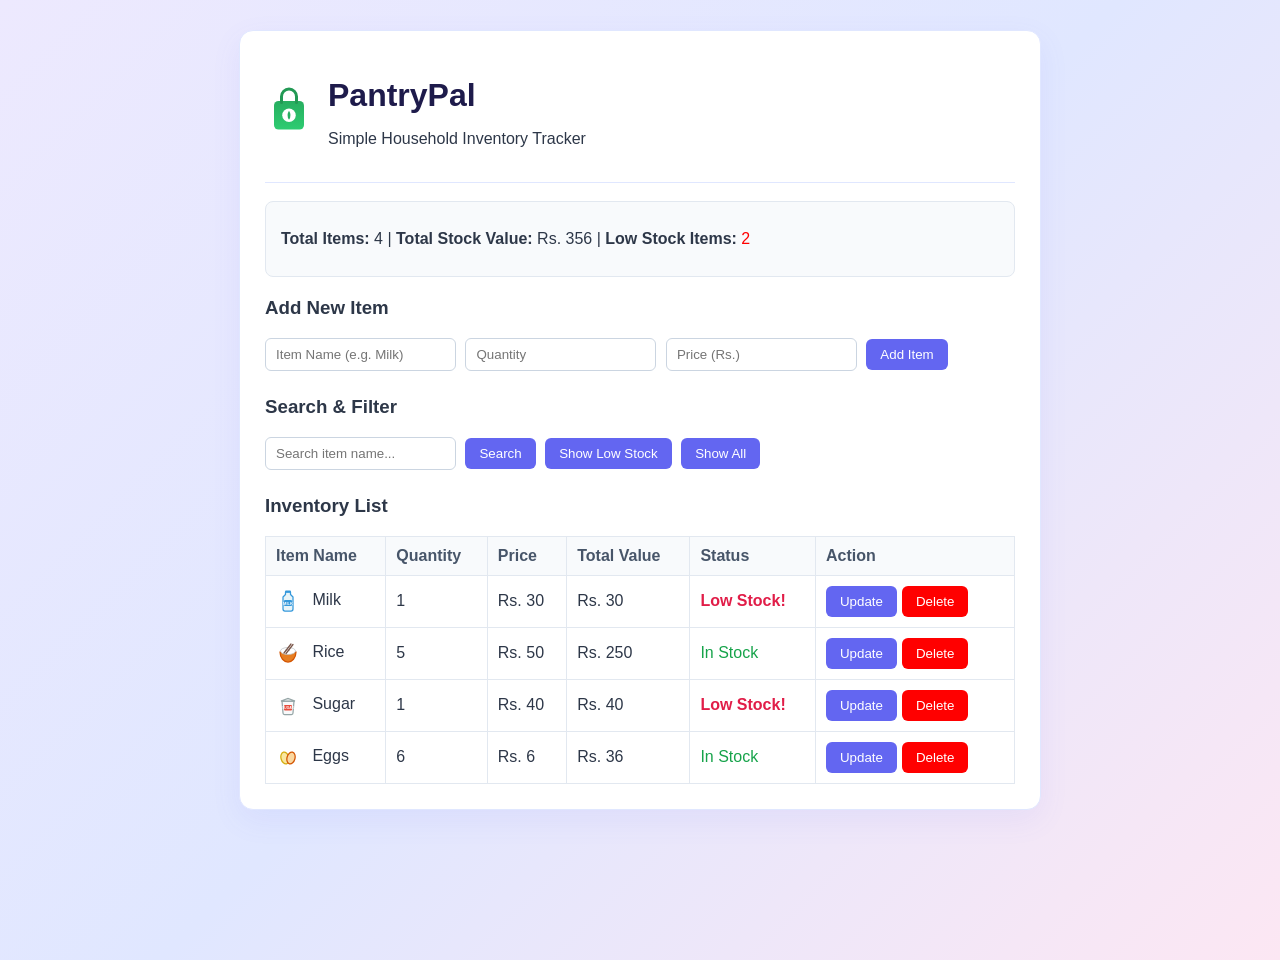
<file: index.html>
<!DOCTYPE html>
<html>
<head>
    <title>PantryPal - Home Inventory Tracker</title>
    <link rel="stylesheet" href="style.css">
</head>
<body>

    <div class="container">
        <div class="header-content">
            <img src="images/logo.svg" alt="PantryPal Logo" class="header-logo">
            <div>
                <h1>PantryPal</h1>
                <p>Simple Household Inventory Tracker</p>
            </div>
        </div>
        <hr>

        <!-- Summary -->
        <div class="summary">
            <p><strong>Total Items:</strong> <span id="totalItems">0</span> | 
               <strong>Total Stock Value:</strong> Rs. <span id="totalValue">0</span> | 
               <strong>Low Stock Items:</strong> <span id="lowCount" style="color: red;">0</span></p>
        </div>

        <!-- Add Item Inputs -->
        <h3>Add New Item</h3>
        <div class="inputs">
            <input type="text" id="itemName" placeholder="Item Name (e.g. Milk)">
            <input type="number" id="itemQty" placeholder="Quantity">
            <input type="number" id="itemPrice" placeholder="Price (Rs.)">
            <button onclick="addItem()">Add Item</button>
        </div>

        <!-- Search and Filter -->
        <h3>Search & Filter</h3>
        <div class="search-box">
            <input type="text" id="searchName" placeholder="Search item name...">
            <button onclick="searchItem()">Search</button>
            <button onclick="showLowStock()">Show Low Stock</button>
            <button onclick="displayItems(inventory)">Show All</button>
        </div>

        <!-- Inventory Table -->
        <h3>Inventory List</h3>
        <table id="inventoryTable">
            <thead>
                <tr>
                    <th>Item Name</th>
                    <th>Quantity</th>
                    <th>Price</th>
                    <th>Total Value</th>
                    <th>Status</th>
                    <th>Action</th>
                </tr>
            </thead>
            <tbody id="tableBody">
                <!-- Javascript will put rows here -->
            </tbody>
        </table>
    </div>

    <script src="script.js"></script>
</body>
</html>
</file>
<file: style.css>
/* Aesthetic Soft Lavender & Periwinkle styling for PantryPal */

body {
    font-family: 'Segoe UI', Arial, sans-serif;
    background: linear-gradient(135deg, #ede9fe 0%, #e0e7ff 50%, #fce7f3 100%);
    min-height: 100vh;
    margin: 0;
    padding: 30px 15px;
    color: #2d3748;
}

.container {
    background-color: #ffffff;
    max-width: 750px;
    margin: 0 auto;
    padding: 25px;
    border: 1px solid #e0e7ff;
    border-radius: 14px;
    box-shadow: 0 10px 30px rgba(99, 102, 241, 0.08);
}

.header-content {
    display: flex;
    align-items: center;
    gap: 15px;
}

.header-logo {
    width: 48px;
    height: 48px;
}

.item-icon {
    width: 24px;
    height: 24px;
    vertical-align: middle;
    margin-right: 8px;
}

h1 {
    margin-bottom: 5px;
    color: #1e1b4b;
}

hr {
    margin: 18px 0;
    border: 0;
    border-top: 1px solid #e0e7ff;
}

.summary {
    background-color: #f8fafc;
    border: 1px solid #e2e8f0;
    padding: 12px 15px;
    margin-bottom: 20px;
    border-radius: 8px;
}

.inputs, .search-box {
    margin-bottom: 20px;
}

input {
    padding: 8px 10px;
    margin-right: 5px;
    margin-bottom: 5px;
    border: 1px solid #cbd5e1;
    border-radius: 6px;
    outline: none;
}

input:focus {
    border-color: #6366f1;
}

button {
    padding: 8px 14px;
    background-color: #6366f1;
    color: white;
    border: none;
    border-radius: 6px;
    cursor: pointer;
    margin-right: 5px;
    font-weight: 500;
    transition: background-color 0.2s;
}

button:hover {
    background-color: #4f46e5;
}

table {
    width: 100%;
    border-collapse: collapse;
    margin-top: 10px;
}

th, td {
    border: 1px solid #e2e8f0;
    padding: 10px;
    text-align: left;
}

th {
    background-color: #f8fafc;
    color: #475569;
}

/* Low stock indicator */
.low-stock {
    color: #e11d48;
    font-weight: bold;
}

.in-stock {
    color: #16a34a;
}
</file>
